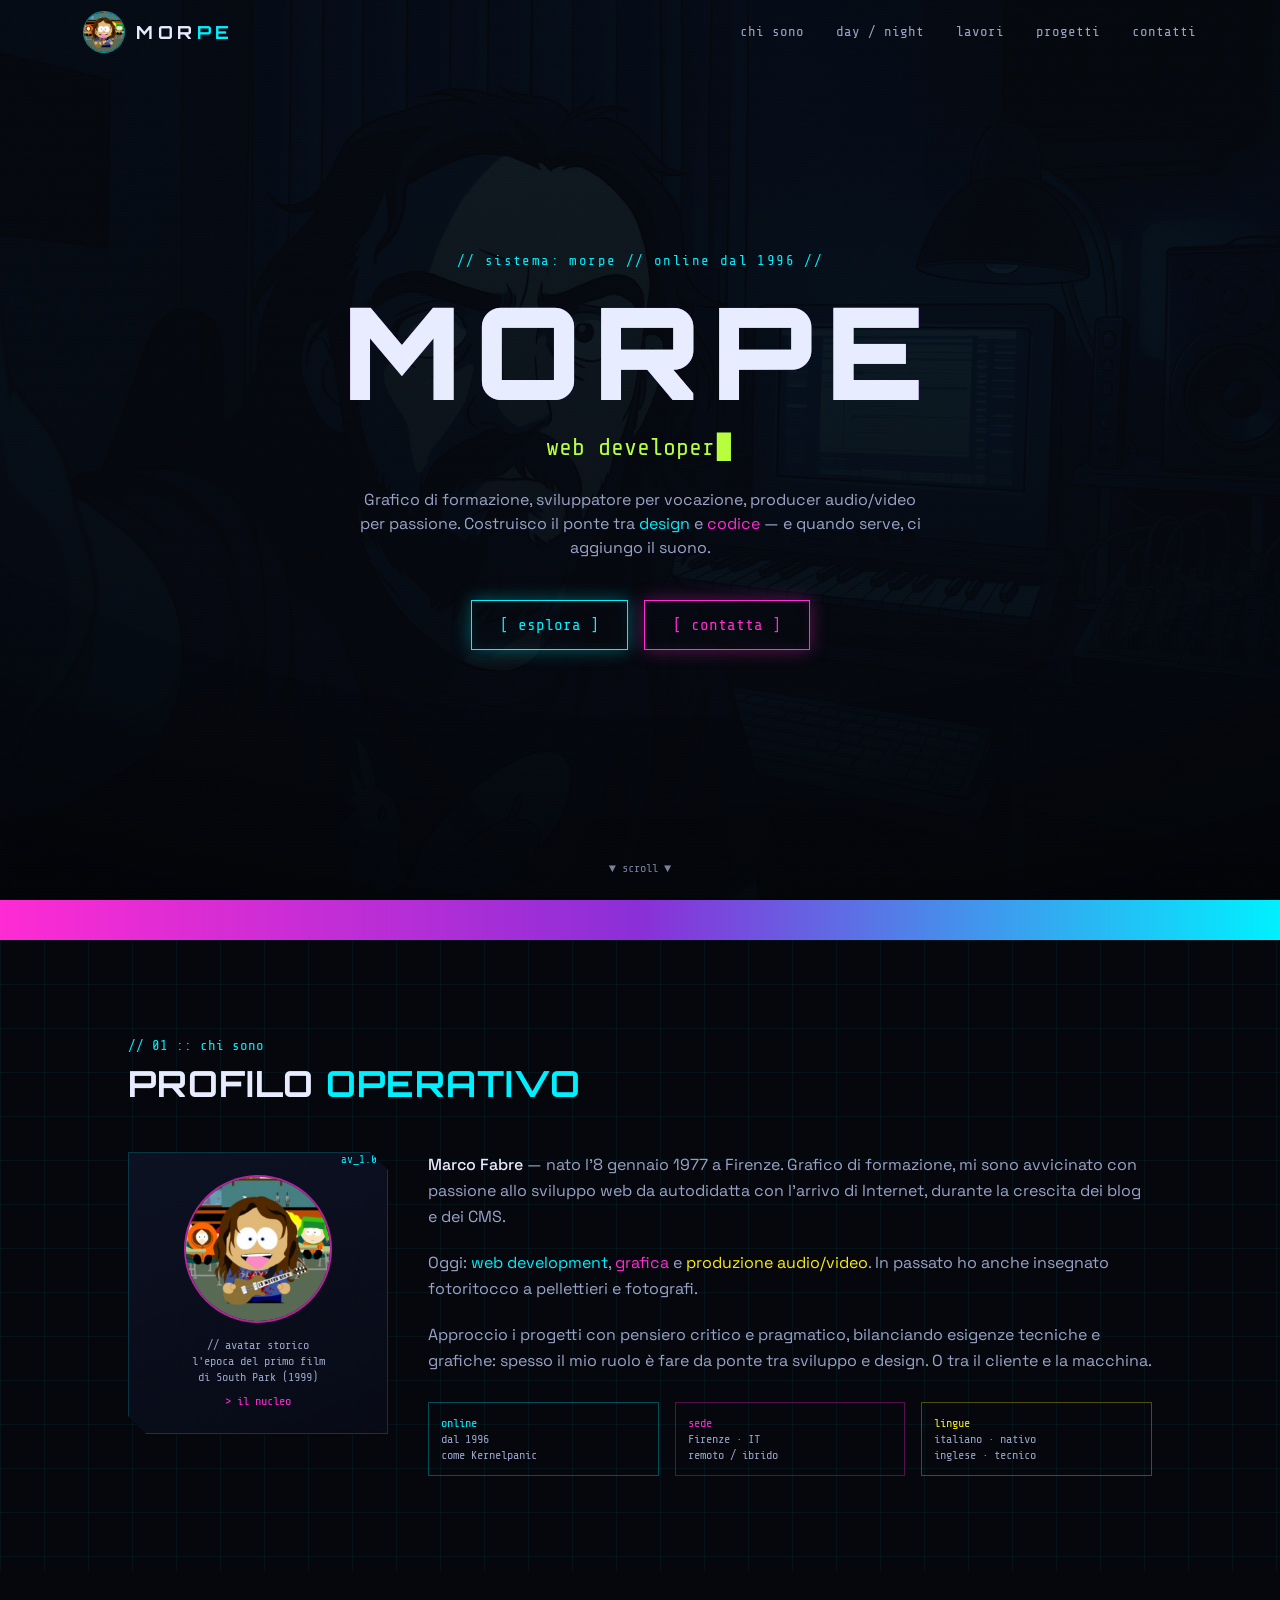
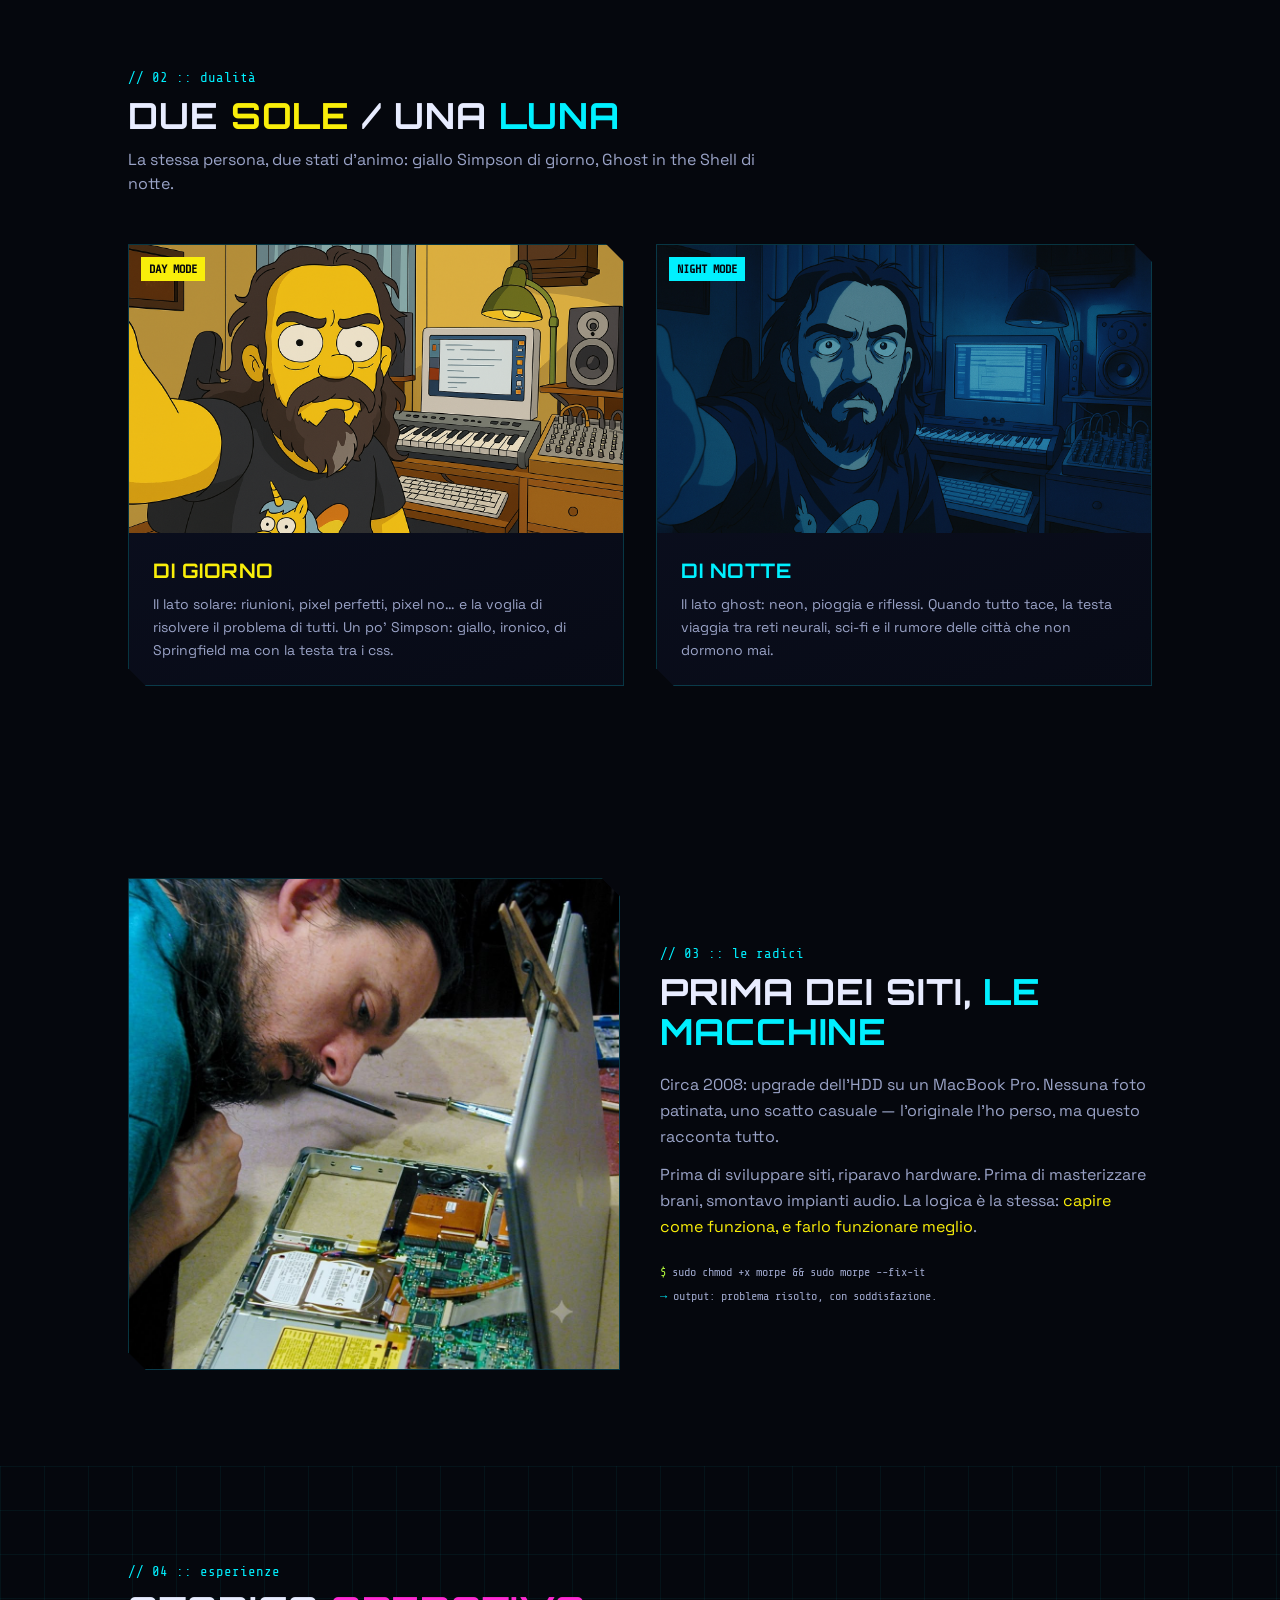
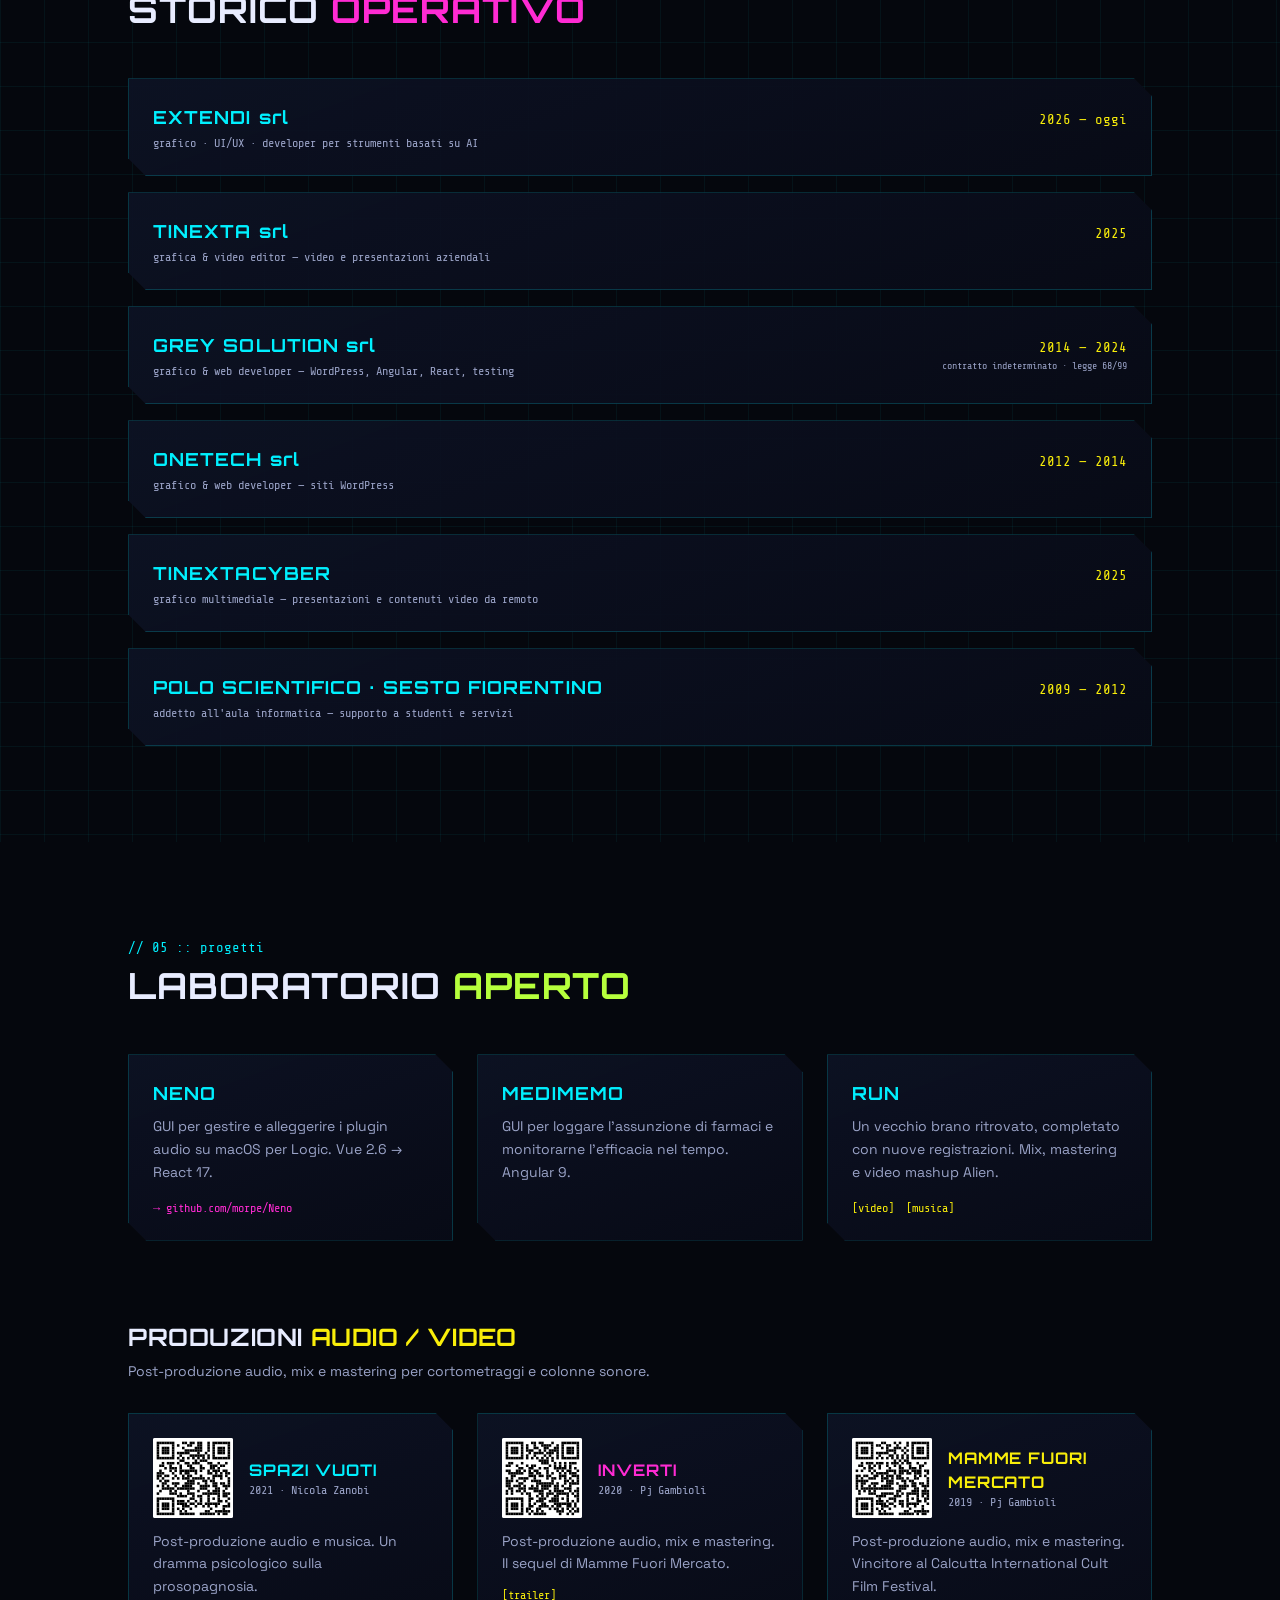
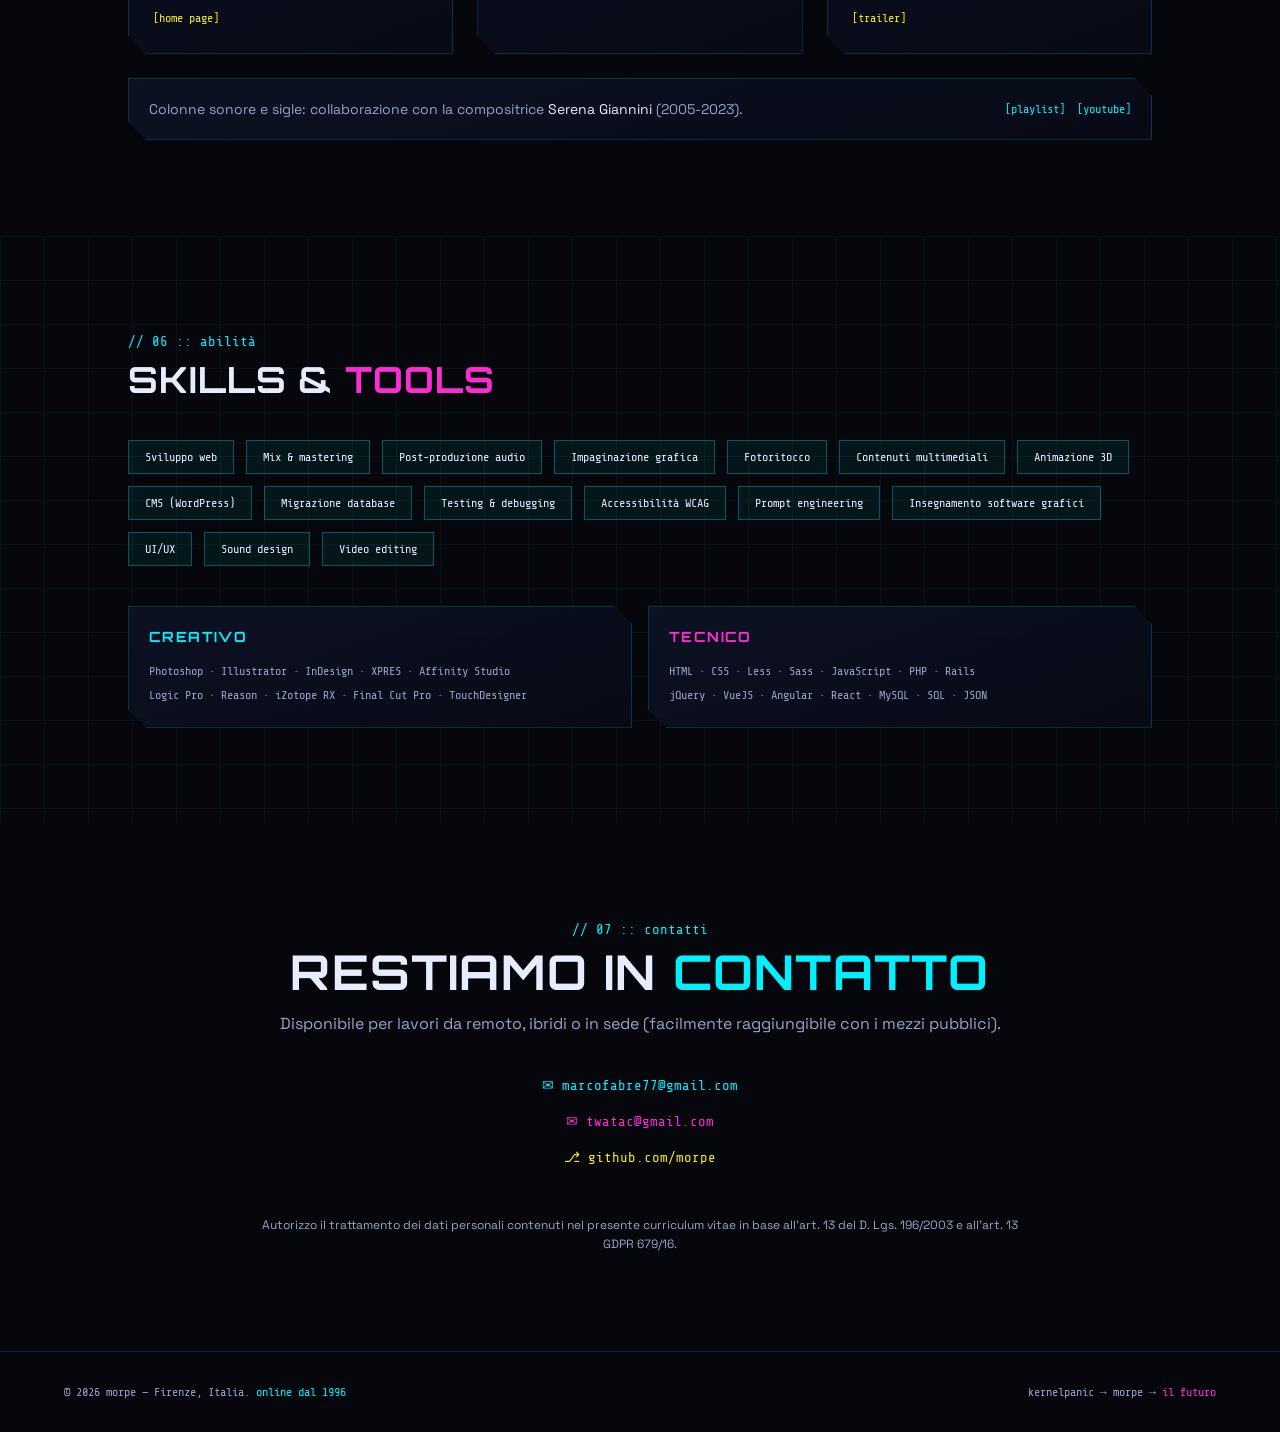
<file: landing/index.html>
<!DOCTYPE html>
<html lang="it" class="scroll-smooth">
<head>
  <meta charset="UTF-8" />
  <meta name="viewport" content="width=device-width, initial-scale=1.0" />
  <title>MORPE — Web · Design · Audio/Video</title>
  <meta name="description" content="Morpe: web developer, graphic designer e producer audio/video. Online dal 1996. Firenze, Italia." />

  <!-- Tailwind (vendored: funziona anche offline) -->
  <script src="assets/js/tailwind.js"></script>
  <script>
    tailwind.config = {
      theme: {
        extend: {
          colors: {
            night: "#05070d",
            deep:  "#0b0f1c",
            panel: "#0d1224",
            neon:  "#00f0ff",
            mag:   "#ff2bd3",
            cit:   "#f9ee0a",
            lime:  "#b6ff3c",
            viola: "#7a5cff",
            ink:   "#e8ecff",
            dim:   "#9aa3c7",
          },
          fontFamily: {
            display: ["Orbitron", "sans-serif"],
            body:    ["Space Grotesk", "sans-serif"],
            mono:    ["'Share Tech Mono'", "monospace"],
          },
        },
      },
    };
  </script>

  <!-- Fonts -->
  <link rel="preconnect" href="https://fonts.googleapis.com" />
  <link rel="preconnect" href="https://fonts.gstatic.com" crossorigin />
  <link href="https://fonts.googleapis.com/css2?family=Orbitron:wght@500;700;900&family=Space+Grotesk:wght@300;400;500;600;700&family=Share+Tech+Mono&display=swap" rel="stylesheet" />

  <link rel="stylesheet" href="css/style.css" />
  <link rel="icon" type="image/png" href="assets/img/morpe-avatar.png" />
</head>

<body class="scanlines vignette bg-night text-ink font-body antialiased">

  <!-- ================= NAVBAR ================= -->
  <header id="navbar" class="fixed top-0 left-0 right-0 z-50 transition-all duration-300">
    <nav class="max-w-6xl mx-auto flex items-center justify-between px-5 py-3" aria-label="Principale">
      <a href="#hero" class="flex items-center gap-3 group">
        <img src="assets/img/morpe-avatar.png" alt="Avatar storico di morpe"
             class="w-10 h-10 rounded-full ring-1 ring-neon/60 group-hover:ring-mag transition-all" />
        <span class="font-display font-bold tracking-[0.25em] text-lg">
          MOR<span class="text-neon">PE</span>
        </span>
      </a>
      <div class="hidden md:flex items-center gap-8 mono text-sm">
        <a class="nlink" href="#chi-sono">chi sono</a>
        <a class="nlink" href="#dualita">day / night</a>
        <a class="nlink" href="#lavori">lavori</a>
        <a class="nlink" href="#progetti">progetti</a>
        <a class="nlink" href="#contatti">contatti</a>
      </div>
      <button id="menu-btn" class="md:hidden text-2xl text-neon" aria-expanded="false" aria-label="Apri menu">☰</button>
    </nav>
    <!-- menu mobile -->
    <div id="mobile-menu" class="hidden md:hidden bg-night/95 border-b border-neon/20 px-5 py-4 mono text-sm space-y-3">
      <a class="block nlink" href="#chi-sono">chi sono</a>
      <a class="block nlink" href="#dualita">day / night</a>
      <a class="block nlink" href="#lavori">lavori</a>
      <a class="block nlink" href="#progetti">progetti</a>
      <a class="block nlink" href="#contatti">contatti</a>
    </div>
  </header>

  <!-- ================= HERO ================= -->
  <section id="hero" class="relative min-h-screen flex items-center justify-center overflow-hidden bg-grid"
           style="background-image:linear-gradient(rgba(5,7,13,.82),rgba(5,7,13,.96)),url('assets/img/morpe-ghost.png');background-size:cover;background-position:center;">
    <div class="relative z-10 text-center px-6 max-w-4xl mx-auto">
      <p class="mono text-neon flicker mb-4 tracking-widest text-sm">// sistema: morpe // online dal 1996 //</p>
      <h1 class="glitch font-display font-black text-6xl sm:text-8xl md:text-9xl tracking-widest" data-text="MORPE">MORPE</h1>
      <p class="mt-4 text-lg sm:text-2xl text-ink/90">
        <span class="mono text-lime cursor-blink" id="typewriter">web developer</span>
      </p>
      <p class="mt-6 max-w-xl mx-auto text-dim text-sm sm:text-base leading-relaxed">
        Grafico di formazione, sviluppatore per vocazione, producer audio/video per passione.
        Costruisco il ponte tra <span class="text-neon">design</span> e <span class="text-mag">codice</span> — e quando serve, ci aggiungo il suono.
      </p>
      <div class="mt-10 flex flex-wrap justify-center gap-4">
        <a href="#lavori" class="mono px-7 py-3 border border-neon text-neon hover:bg-neon hover:text-night transition-all glow-cyan">[ esplora ]</a>
        <a href="#contatti" class="mono px-7 py-3 border border-mag text-mag hover:bg-mag hover:text-night transition-all glow-magenta">[ contatta ]</a>
      </div>
    </div>
    <a href="#chi-sono" class="absolute bottom-6 left-1/2 -translate-x-1/2 text-dim mono text-xs animate-bounce" aria-hidden="true">▼ scroll ▼</a>
  </section>

  <!-- ================= TICKER ================= -->
  <div class="ticker py-2 relative z-10" aria-hidden="true">
    <div class="ticker-track">
      <span>// WEB DEVELOPMENT</span><span>// GRAPHIC DESIGN</span><span>// MIX &amp; MASTERING</span>
      <span>// ANIMAZIONE 3D</span><span>// SOUND DESIGN</span><span>// UI/UX</span><span>// PROBLEM SOLVING</span>
    </div>
  </div>

  <!-- ================= CHI SONO ================= -->
  <section id="chi-sono" class="relative py-24 px-5 bg-grid">
    <div class="max-w-5xl mx-auto">
      <p class="mono text-neon text-sm">// 01 :: chi sono</p>
      <h2 class="font-display font-bold text-3xl sm:text-4xl mt-2 tracking-wide">PROFILO <span class="text-neon">OPERATIVO</span></h2>

      <div class="mt-12 grid md:grid-cols-[260px_1fr] gap-10 items-start">
        <div class="reveal">
          <div class="cyber-card relative p-6 text-center">
            <span class="corner-note">av_1.0</span>
            <img src="assets/img/morpe-avatar.png" alt="Avatar storico di morpe dai tempi del primo film di South Park"
                 class="w-36 h-36 mx-auto rounded-full object-cover ring-2 ring-mag/70" />
            <p class="mono text-xs text-dim mt-4">// avatar storico</p>
            <p class="mono text-xs text-dim">l'epoca del primo film<br/>di South Park (1999)</p>
            <p class="mono text-xs text-mag mt-2">> il nucleo</p>
          </div>
        </div>

        <div class="space-y-5 text-dim leading-relaxed">
          <p class="reveal">
            <span class="text-ink font-medium">Marco Fabre</span> — nato l'8 gennaio 1977 a Firenze. Grafico di formazione,
            mi sono avvicinato con passione allo sviluppo web da autodidatta con l'arrivo di Internet, durante la crescita dei blog e dei CMS.
          </p>
          <p class="reveal">
            Oggi: <span class="text-neon">web development</span>, <span class="text-mag">grafica</span> e
            <span class="text-cit">produzione audio/video</span>. In passato ho anche insegnato fotoritocco a pellettieri e fotografi.
          </p>
          <p class="reveal">
            Approccio i progetti con pensiero critico e pragmatico, bilanciando esigenze tecniche e grafiche:
            spesso il mio ruolo è fare da ponte tra sviluppo e design. O tra il cliente e la macchina.
          </p>
          <div class="reveal pt-2 grid sm:grid-cols-3 gap-4 mono text-xs">
            <div class="border border-neon/30 p-3"><span class="text-neon">online</span><br/>dal 1996<br/><span class="text-dim">come Kernelpanic</span></div>
            <div class="border border-mag/30 p-3"><span class="text-mag">sede</span><br/>Firenze · IT<br/><span class="text-dim">remoto / ibrido</span></div>
            <div class="border border-cit/30 p-3"><span class="text-cit">lingue</span><br/>italiano · nativo<br/><span class="text-dim">inglese · tecnico</span></div>
          </div>
        </div>
      </div>
    </div>
  </section>

  <!-- ================= DAY / NIGHT ================= -->
  <section id="dualita" class="relative py-24 px-5">
    <div class="max-w-5xl mx-auto">
      <p class="mono text-neon text-sm">// 02 :: dualità</p>
      <h2 class="font-display font-bold text-3xl sm:text-4xl mt-2 tracking-wide">DUE <span class="text-cit">SOLE</span> / UNA <span class="text-neon">LUNA</span></h2>
      <p class="text-dim mt-3 max-w-2xl">La stessa persona, due stati d'animo: giallo Simpson di giorno, Ghost in the Shell di notte.</p>

      <div class="mt-12 grid md:grid-cols-2 gap-8">
        <!-- DAY -->
        <article class="cyber-card reveal overflow-hidden">
          <div class="relative">
            <img src="assets/img/morpe-simp.png" alt="Morpe in stile Simpson, di giorno" class="w-full h-72 object-cover" />
            <span class="absolute top-3 left-3 mono text-xs px-2 py-1 bg-cit text-night font-bold">DAY MODE</span>
          </div>
          <div class="p-6">
            <h3 class="font-display font-bold text-xl text-cit tracking-wide">DI GIORNO</h3>
            <p class="text-dim mt-2 text-sm leading-relaxed">
              Il lato solare: riunioni, pixel perfetti, pixel no… e la voglia di risolvere il problema di tutti.
              Un po' Simpson: giallo, ironico, di Springfield ma con la testa tra i css.
            </p>
          </div>
        </article>

        <!-- NIGHT -->
        <article class="cyber-card reveal overflow-hidden">
          <div class="relative">
            <img src="assets/img/morpe-ghost.png" alt="Morpe in stile anime Ghost in the Shell, di notte" class="w-full h-72 object-cover" />
            <span class="absolute top-3 left-3 mono text-xs px-2 py-1 bg-neon text-night font-bold">NIGHT MODE</span>
          </div>
          <div class="p-6">
            <h3 class="font-display font-bold text-xl text-neon tracking-wide">DI NOTTE</h3>
            <p class="text-dim mt-2 text-sm leading-relaxed">
              Il lato ghost: neon, pioggia e riflessi. Quando tutto tace, la testa viaggia tra reti neurali,
              sci-fi e il rumore delle città che non dormono mai.
            </p>
          </div>
        </article>
      </div>
    </div>
  </section>

  <!-- ================= TECH / 2008 ================= -->
  <section id="tech" class="relative py-24 px-5">
    <div class="max-w-5xl mx-auto grid md:grid-cols-2 gap-10 items-center">
      <div class="reveal">
        <div class="cyber-card overflow-hidden">
          <img src="assets/img/morpe-ripara-macbook-2008.jpg" alt="Morpe che aggiorna l'HDD di un MacBook Pro, 2008 circa"
               class="w-full object-cover" />
        </div>
      </div>
      <div class="reveal">
        <p class="mono text-neon text-sm">// 03 :: le radici</p>
        <h2 class="font-display font-bold text-3xl sm:text-4xl mt-2 tracking-wide">PRIMA DEI SITI, <span class="text-neon">LE MACCHINE</span></h2>
        <p class="text-dim mt-5 leading-relaxed">
          Circa 2008: upgrade dell'HDD su un MacBook Pro. Nessuna foto patinata, uno scatto casuale
          — l'originale l'ho perso, ma questo racconta tutto.
        </p>
        <p class="text-dim mt-3 leading-relaxed">
          Prima di sviluppare siti, riparavo hardware. Prima di masterizzare brani, smontavo impianti audio.
          La logica è la stessa: <span class="text-cit">capire come funziona, e farlo funzionare meglio</span>.
        </p>
        <div class="mt-6 mono text-xs space-y-2 text-dim">
          <p><span class="text-lime">$</span> sudo chmod +x morpe && sudo morpe --fix-it</p>
          <p><span class="text-neon">→</span> output: problema risolto, con soddisfazione.</p>
        </div>
      </div>
    </div>
  </section>

  <!-- ================= LAVORI ================= -->
  <section id="lavori" class="relative py-24 px-5 bg-grid">
    <div class="max-w-5xl mx-auto">
      <p class="mono text-neon text-sm">// 04 :: esperienze</p>
      <h2 class="font-display font-bold text-3xl sm:text-4xl mt-2 tracking-wide">STORICO <span class="text-mag">OPERATIVO</span></h2>

      <div class="mt-12 space-y-4">
        <article class="cyber-card reveal p-6 flex flex-wrap gap-x-8 gap-y-2 justify-between items-baseline">
          <div>
            <h3 class="font-display font-bold text-lg text-neon">EXTENDI srl</h3>
            <p class="mono text-xs text-dim mt-1">grafico · UI/UX · developer per strumenti basati su AI</p>
          </div>
          <p class="mono text-sm text-cit">2026 — oggi</p>
        </article>

        <article class="cyber-card reveal p-6 flex flex-wrap gap-x-8 gap-y-2 justify-between items-baseline">
          <div>
            <h3 class="font-display font-bold text-lg text-neon">TINEXTA srl</h3>
            <p class="mono text-xs text-dim mt-1">grafica &amp; video editor — video e presentazioni aziendali</p>
          </div>
          <p class="mono text-sm text-cit">2025</p>
        </article>

        <article class="cyber-card reveal p-6 flex flex-wrap gap-x-8 gap-y-2 justify-between items-baseline">
          <div>
            <h3 class="font-display font-bold text-lg text-neon">GREY SOLUTION srl</h3>
            <p class="mono text-xs text-dim mt-1">grafico &amp; web developer — WordPress, Angular, React, testing</p>
          </div>
          <div class="text-right">
            <p class="mono text-sm text-cit">2014 — 2024</p>
            <p class="mono text-[10px] text-dim">contratto indeterminato · legge 68/99</p>
          </div>
        </article>

        <article class="cyber-card reveal p-6 flex flex-wrap gap-x-8 gap-y-2 justify-between items-baseline">
          <div>
            <h3 class="font-display font-bold text-lg text-neon">ONETECH srl</h3>
            <p class="mono text-xs text-dim mt-1">grafico &amp; web developer — siti WordPress</p>
          </div>
          <p class="mono text-sm text-cit">2012 — 2014</p>
        </article>

        <article class="cyber-card reveal p-6 flex flex-wrap gap-x-8 gap-y-2 justify-between items-baseline">
          <div>
            <h3 class="font-display font-bold text-lg text-neon">TINEXTACYBER</h3>
            <p class="mono text-xs text-dim mt-1">grafico multimediale — presentazioni e contenuti video da remoto</p>
          </div>
          <p class="mono text-sm text-cit">2025</p>
        </article>

        <article class="cyber-card reveal p-6 flex flex-wrap gap-x-8 gap-y-2 justify-between items-baseline">
          <div>
            <h3 class="font-display font-bold text-lg text-neon">POLO SCIENTIFICO · SESTO FIORENTINO</h3>
            <p class="mono text-xs text-dim mt-1">addetto all'aula informatica — supporto a studenti e servizi</p>
          </div>
          <p class="mono text-sm text-cit">2009 — 2012</p>
        </article>
      </div>
    </div>
  </section>

  <!-- ================= PROGETTI & AUDIO/VIDEO ================= -->
  <section id="progetti" class="relative py-24 px-5">
    <div class="max-w-5xl mx-auto">
      <p class="mono text-neon text-sm">// 05 :: progetti</p>
      <h2 class="font-display font-bold text-3xl sm:text-4xl mt-2 tracking-wide">LABORATORIO <span class="text-lime">APERTO</span></h2>

      <div class="mt-12 grid md:grid-cols-3 gap-6">
        <a href="https://github.com/morpe/Neno" target="_blank" rel="noopener" class="cyber-card reveal p-6 block">
          <span class="corner-note">github</span>
          <h3 class="font-display font-bold text-lg text-neon">NENO</h3>
          <p class="text-dim text-sm mt-2 leading-relaxed">GUI per gestire e alleggerire i plugin audio su macOS per Logic. Vue 2.6 → React 17.</p>
          <p class="mono text-xs text-mag mt-4">→ github.com/morpe/Neno</p>
        </a>

        <div class="cyber-card reveal p-6">
          <span class="corner-note">in progress</span>
          <h3 class="font-display font-bold text-lg text-neon">MEDIMEMO</h3>
          <p class="text-dim text-sm mt-2 leading-relaxed">GUI per loggare l'assunzione di farmaci e monitorarne l'efficacia nel tempo. Angular 9.</p>
        </div>

        <div class="cyber-card reveal p-6">
          <span class="corner-note">music</span>
          <h3 class="font-display font-bold text-lg text-neon">RUN</h3>
          <p class="text-dim text-sm mt-2 leading-relaxed">Un vecchio brano ritrovato, completato con nuove registrazioni. Mix, mastering e video mashup Alien.</p>
          <div class="mt-4 flex gap-3 mono text-xs">
            <a class="nlink text-cit" href="https://youtu.be/oVA3c7hXZWw" target="_blank" rel="noopener">[video]</a>
            <a class="nlink text-cit" href="https://www.youtube.com/watch?v=qQRjoNsdTa8" target="_blank" rel="noopener">[musica]</a>
          </div>
        </div>
      </div>

      <!-- Produzioni audio/video -->
      <div class="mt-20">
        <h3 class="font-display font-bold text-2xl tracking-wide">PRODUZIONI <span class="text-cit">AUDIO / VIDEO</span></h3>
        <p class="text-dim mt-2 text-sm">Post-produzione audio, mix e mastering per cortometraggi e colonne sonore.</p>

        <div class="mt-8 grid md:grid-cols-3 gap-6">
          <article class="cyber-card reveal p-6">
            <div class="flex items-center gap-4">
              <img src="assets/qr/spazi-vuoti.svg" alt="QR code: home page Spazi Vuoti" class="w-20 h-20 bg-white rounded-sm" />
              <div>
                <h4 class="font-display font-bold text-neon">SPAZI VUOTI</h4>
                <p class="mono text-xs text-dim">2021 · Nicola Zanobi</p>
              </div>
            </div>
            <p class="text-dim text-sm mt-3 leading-relaxed">Post-produzione audio e musica. Un dramma psicologico sulla prosopagnosia.</p>
            <a class="nlink mono text-xs text-cit mt-3 inline-block" href="https://www.esenstudios.com/film/spazi-vuoti/" target="_blank" rel="noopener">[home page]</a>
          </article>

          <article class="cyber-card reveal p-6">
            <div class="flex items-center gap-4">
              <img src="assets/qr/inverti.svg" alt="QR code: trailer Inverti" class="w-20 h-20 bg-white rounded-sm" />
              <div>
                <h4 class="font-display font-bold text-mag">INVERTI</h4>
                <p class="mono text-xs text-dim">2020 · Pj Gambioli</p>
              </div>
            </div>
            <p class="text-dim text-sm mt-3 leading-relaxed">Post-produzione audio, mix e mastering. Il sequel di Mamme Fuori Mercato.</p>
            <a class="nlink mono text-xs text-cit mt-3 inline-block" href="https://youtu.be/4RwESEPQXio" target="_blank" rel="noopener">[trailer]</a>
          </article>

          <article class="cyber-card reveal p-6">
            <div class="flex items-center gap-4">
              <img src="assets/qr/mamma-fuori-mercato.svg" alt="QR code: trailer Mamme Fuori Mercato" class="w-20 h-20 bg-white rounded-sm" />
              <div>
                <h4 class="font-display font-bold text-cit">MAMME FUORI MERCATO</h4>
                <p class="mono text-xs text-dim">2019 · Pj Gambioli</p>
              </div>
            </div>
            <p class="text-dim text-sm mt-3 leading-relaxed">Post-produzione audio, mix e mastering. Vincitore al Calcutta International Cult Film Festival.</p>
            <a class="nlink mono text-xs text-cit mt-3 inline-block" href="https://youtu.be/M0wNTksceaU" target="_blank" rel="noopener">[trailer]</a>
          </article>
        </div>

        <div class="mt-6 cyber-card reveal p-5 flex flex-wrap items-center gap-3 justify-between">
          <p class="text-dim text-sm">Colonne sonore e sigle: collaborazione con la compositrice <span class="text-ink">Serena Giannini</span> (2005-2023).</p>
          <div class="flex gap-3 mono text-xs">
            <a class="nlink text-neon" href="https://www.youtube.com/playlist?list=PLgHw223qd7DU7vAK-FKFA0bR19MlP7Uqv" target="_blank" rel="noopener">[playlist]</a>
            <a class="nlink text-neon" href="https://www.youtube.com/@SerenaGiannini" target="_blank" rel="noopener">[youtube]</a>
          </div>
        </div>
      </div>
    </div>
  </section>

  <!-- ================= SKILLS ================= -->
  <section id="skills" class="relative py-24 px-5 bg-grid">
    <div class="max-w-5xl mx-auto">
      <p class="mono text-neon text-sm">// 06 :: abilità</p>
      <h2 class="font-display font-bold text-3xl sm:text-4xl mt-2 tracking-wide">SKILLS &amp; <span class="text-mag">TOOLS</span></h2>

      <div class="mt-10 flex flex-wrap gap-3">
        <!-- generato via JS per compattezza -->
        <div id="chip-list" class="contents"></div>
      </div>

      <div class="mt-10 grid sm:grid-cols-2 gap-4">
        <div class="cyber-card reveal p-5">
          <h3 class="font-display font-bold text-neon text-sm tracking-widest">CREATIVO</h3>
          <p class="mono text-xs text-dim mt-3 leading-loose">
            Photoshop · Illustrator · InDesign · XPRES · Affinity Studio<br/>
            Logic Pro · Reason · iZotope RX · Final Cut Pro · TouchDesigner
          </p>
        </div>
        <div class="cyber-card reveal p-5">
          <h3 class="font-display font-bold text-mag text-sm tracking-widest">TECNICO</h3>
          <p class="mono text-xs text-dim mt-3 leading-loose">
            HTML · CSS · Less · Sass · JavaScript · PHP · Rails<br/>
            jQuery · VueJS · Angular · React · MySQL · SQL · JSON
          </p>
        </div>
      </div>
    </div>
  </section>

  <!-- ================= CONTATTI ================= -->
  <section id="contatti" class="relative py-24 px-5">
    <div class="max-w-3xl mx-auto text-center">
      <p class="mono text-neon text-sm">// 07 :: contatti</p>
      <h2 class="font-display font-bold text-3xl sm:text-5xl mt-2 tracking-wide">RESTIAMO IN <span class="text-neon">CONTATTO</span></h2>
      <p class="text-dim mt-4">Disponibile per lavori da remoto, ibridi o in sede (facilmente raggiungibile con i mezzi pubblici).</p>

      <div class="mt-10 space-y-4 mono text-sm">
        <a class="block nlink text-neon" href="mailto:marcofabre77@gmail.com">✉ marcofabre77@gmail.com</a>
        <a class="block nlink text-mag" href="mailto:twatac@gmail.com">✉ twatac@gmail.com</a>
        <a class="block nlink text-cit" href="https://github.com/morpe" target="_blank" rel="noopener">⎇ github.com/morpe</a>
      </div>

      <p class="text-dim text-xs mt-12 leading-relaxed">
        Autorizzo il trattamento dei dati personali contenuti nel presente curriculum vitae
        in base all'art. 13 del D. Lgs. 196/2003 e all'art. 13 GDPR 679/16.
      </p>
    </div>
  </section>

  <!-- ================= FOOTER ================= -->
  <footer class="border-t border-neon/15 py-8 px-5">
    <div class="max-w-6xl mx-auto flex flex-col sm:flex-row items-center justify-between gap-4 mono text-xs text-dim">
      <p>© <span id="year">2026</span> morpe — Firenze, Italia. <span class="text-neon">online dal 1996</span></p>
      <p>kernelpanic → morpe → <span class="text-mag">il futuro</span></p>
    </div>
  </footer>

  <script src="js/main.js"></script>
  <script>
    // Chips abilità (generate qui per tenere l'HTML pulito)
    const chips = [
      "Sviluppo web", "Mix & mastering", "Post-produzione audio", "Impaginazione grafica",
      "Fotoritocco", "Contenuti multimediali", "Animazione 3D", "CMS (WordPress)",
      "Migrazione database", "Testing & debugging", "Accessibilità WCAG", "Prompt engineering",
      "Insegnamento software grafici", "UI/UX", "Sound design", "Video editing",
    ];
    document.getElementById("chip-list").innerHTML = chips
      .map((c) => `<span class="chip px-4 py-2 text-xs">${c}</span>`)
      .join("");
  </script>
</body>
</html>
</file>
<file: landing/css/style.css>
/* ============================================================
   MORPE — cyberpunk landing | custom layer
   ============================================================ */

:root{
  --bg:#05070d;
  --bg2:#0b0f1c;
  --panel:#0d1224;
  --cyan:#00f0ff;
  --magenta:#ff2bd3;
  --yellow:#f9ee0a;
  --lime:#b6ff3c;
  --purple:#7a5cff;
  --ink:#e8ecff;
  --dim:#9aa3c7;
}

html{scroll-behavior:smooth}

body{
  background:var(--bg);
  color:var(--text);
  font-family:'Space Grotesk', ui-sans-serif, system-ui, sans-serif;
  overflow-x:hidden;
}
::selection{background:var(--magenta);color:#fff}

/* ---------- font display ---------- */
.font-display{font-family:'Orbitron',sans-serif;letter-spacing:.06em}
.mono{font-family:'Share Tech Mono',ui-monospace,monospace}

/* ---------- scanlines / griglia cyberpunk ---------- */
.scanlines::after{
  content:"";
  position:fixed;inset:0;z-index:60;pointer-events:none;
  background:repeating-linear-gradient(0deg,
    rgba(255,255,255,.025) 0 1px, transparent 1px 3px);
  mix-blend-mode:overlay;
}
.vignette::before{
  content:"";position:fixed;inset:0;z-index:59;pointer-events:none;
  background:radial-gradient(120% 90% at 50% 30%,transparent 55%,rgba(0,0,0,.5) 100%);
}
.bg-grid{
  background-image:
    linear-gradient(rgba(0,240,255,.05) 1px,transparent 1px),
    linear-gradient(90deg,rgba(0,240,255,.05) 1px,transparent 1px);
  background-size:44px 44px;
}

/* ---------- neoni ---------- */
.neon-cyan{color:var(--cyan);text-shadow:0 0 6px rgba(0,240,255,.9),0 0 24px rgba(0,240,255,.45)}
.neon-magenta{color:var(--magenta);text-shadow:0 0 6px rgba(255,43,211,.9),0 0 24px rgba(255,43,211,.45)}
.neon-yellow{color:var(--yellow);text-shadow:0 0 6px rgba(252,238,10,.8),0 0 22px rgba(252,238,10,.4)}

.glow-cyan{box-shadow:0 0 18px rgba(0,240,255,.35),inset 0 0 12px rgba(0,240,255,.08)}
.glow-magenta{box-shadow:0 0 18px rgba(255,43,211,.35),inset 0 0 12px rgba(255,43,211,.08)}

/* ---------- glitch titolo hero ---------- */
.glitch{position:relative;display:inline-block}
.glitch::before,.glitch::after{
  content:attr(data-text);
  position:absolute;inset:0;opacity:.85;pointer-events:none;
}
.glitch::before{
  color:var(--magenta);z-index:-1;
  animation:glitch-a 3.2s infinite steps(2,end);
}
.glitch::after{
  color:var(--cyan);z-index:-2;
  animation:glitch-b 2.7s infinite steps(2,end);
}
@keyframes glitch-a{
  0%,86%,100%{transform:none;clip-path:inset(0 0 100% 0)}
  88%{transform:translate(-4px,-2px);clip-path:inset(10% 0 55% 0)}
  92%{transform:translate(4px,2px);clip-path:inset(60% 0 5% 0)}
  96%{transform:translate(-2px,1px);clip-path:inset(30% 0 40% 0)}
}
@keyframes glitch-b{
  0%,78%,100%{transform:none;clip-path:inset(0 0 100% 0)}
  80%{transform:translate(5px,2px);clip-path:inset(5% 0 70% 0)}
  85%{transform:translate(-5px,-1px);clip-path:inset(75% 0 5% 0)}
  90%{transform:translate(3px,1px);clip-path:inset(45% 0 30% 0)}
}

/* ---------- flicker (per sottotitoli/segnali) ---------- */
.flicker{animation:flick 4s linear infinite}
@keyframes flick{
  0%,100%{opacity:1}
  92%{opacity:1}
  93%{opacity:.35}
  94%{opacity:1}
  97%{opacity:.5}
  98%{opacity:1}
}

/* ---------- cursore terminale ---------- */
.cursor-blink::after{
  content:"▊";
  color:var(--lime);
  margin-left:2px;
  animation:blink 1.1s steps(1) infinite;
}
@keyframes blink{50%{opacity:0}}

/* ---------- reveal on scroll ---------- */
.reveal{opacity:0;transform:translateY(26px);transition:opacity .7s ease,transform .7s ease}
.reveal.in{opacity:1;transform:none}

/* ---------- card cyberpunk ---------- */
.cyber-card{
  background:linear-gradient(160deg,rgba(13,18,36,.92),rgba(8,11,22,.95));
  border:1px solid rgba(0,240,255,.18);
  clip-path:polygon(0 0, calc(100% - 18px) 0, 100% 18px, 100% 100%, 18px 100%, 0 calc(100% - 18px));
  transition:border-color .25s ease, transform .25s ease;
}
.cyber-card:hover{
  border-color:rgba(255,43,211,.55);
  transform:translateY(-4px);
}
.corner-note{
  position:absolute;top:-1px;right:10px;
  font-family:'Share Tech Mono',monospace;font-size:11px;
  color:var(--cyan);
}

/* ---------- ticker ---------- */
.ticker{
  overflow:hidden;
  background:linear-gradient(90deg,var(--magenta),#8b2fd8 50%,var(--cyan));
  color:#05070d;
  white-space:nowrap;
}
.ticker-track{display:inline-block;padding-left:100%;animation:ticker 30s linear infinite}
.ticker-track span{padding:0 1.2rem;font-family:'Share Tech Mono',monospace;font-weight:700;letter-spacing:.08em}
@keyframes ticker{to{transform:translateX(-100%)}}

/* ---------- chips ---------- */
.chip{
  border:1px solid rgba(0,240,255,.3);
  background:rgba(0,240,255,.06);
  font-family:'Share Tech Mono',monospace;
  color:var(--text);
  transition:.2s;
}
.chip:hover{border-color:var(--magenta);color:var(--magenta);box-shadow:0 0 12px rgba(255,43,211,.3)}

/* ---------- nav ---------- */
.nav-scrolled{backdrop-filter:blur(12px);background:rgba(5,7,13,.85);border-bottom:1px solid rgba(0,240,255,.15)}

/* ---------- links ---------- */
.nlink{position:relative;color:var(--dim);transition:color .2s}
.nlink:hover{color:var(--cyan)}
.nlink::after{
  content:"";position:absolute;left:0;bottom:-4px;height:1px;width:0;
  background:var(--cyan);box-shadow:0 0 8px var(--cyan);transition:width .25s;
}
.nlink:hover::after{width:100%}

@media (prefers-reduced-motion: reduce){
  *,*::before,*::after{animation-duration:.001s !important;transition-duration:.001s !important}
  .reveal{opacity:1;transform:none}
}
</file>
